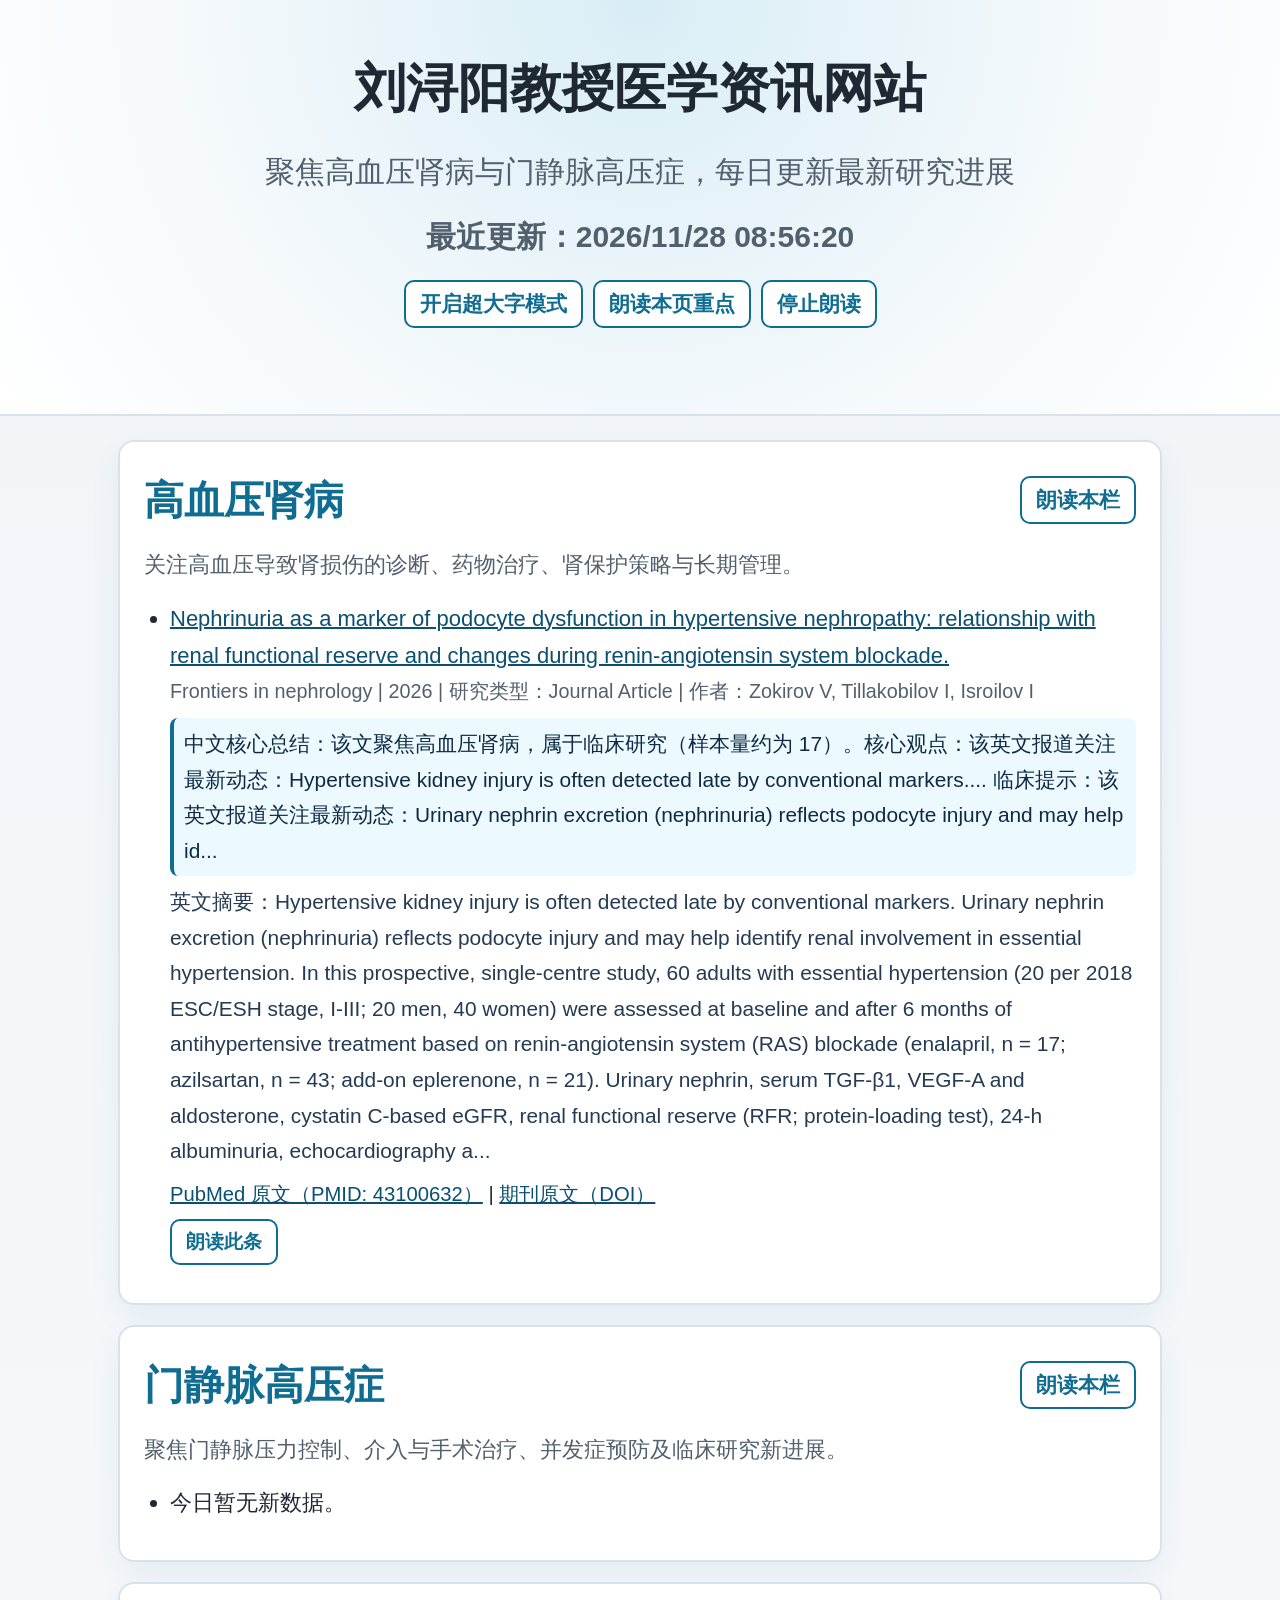
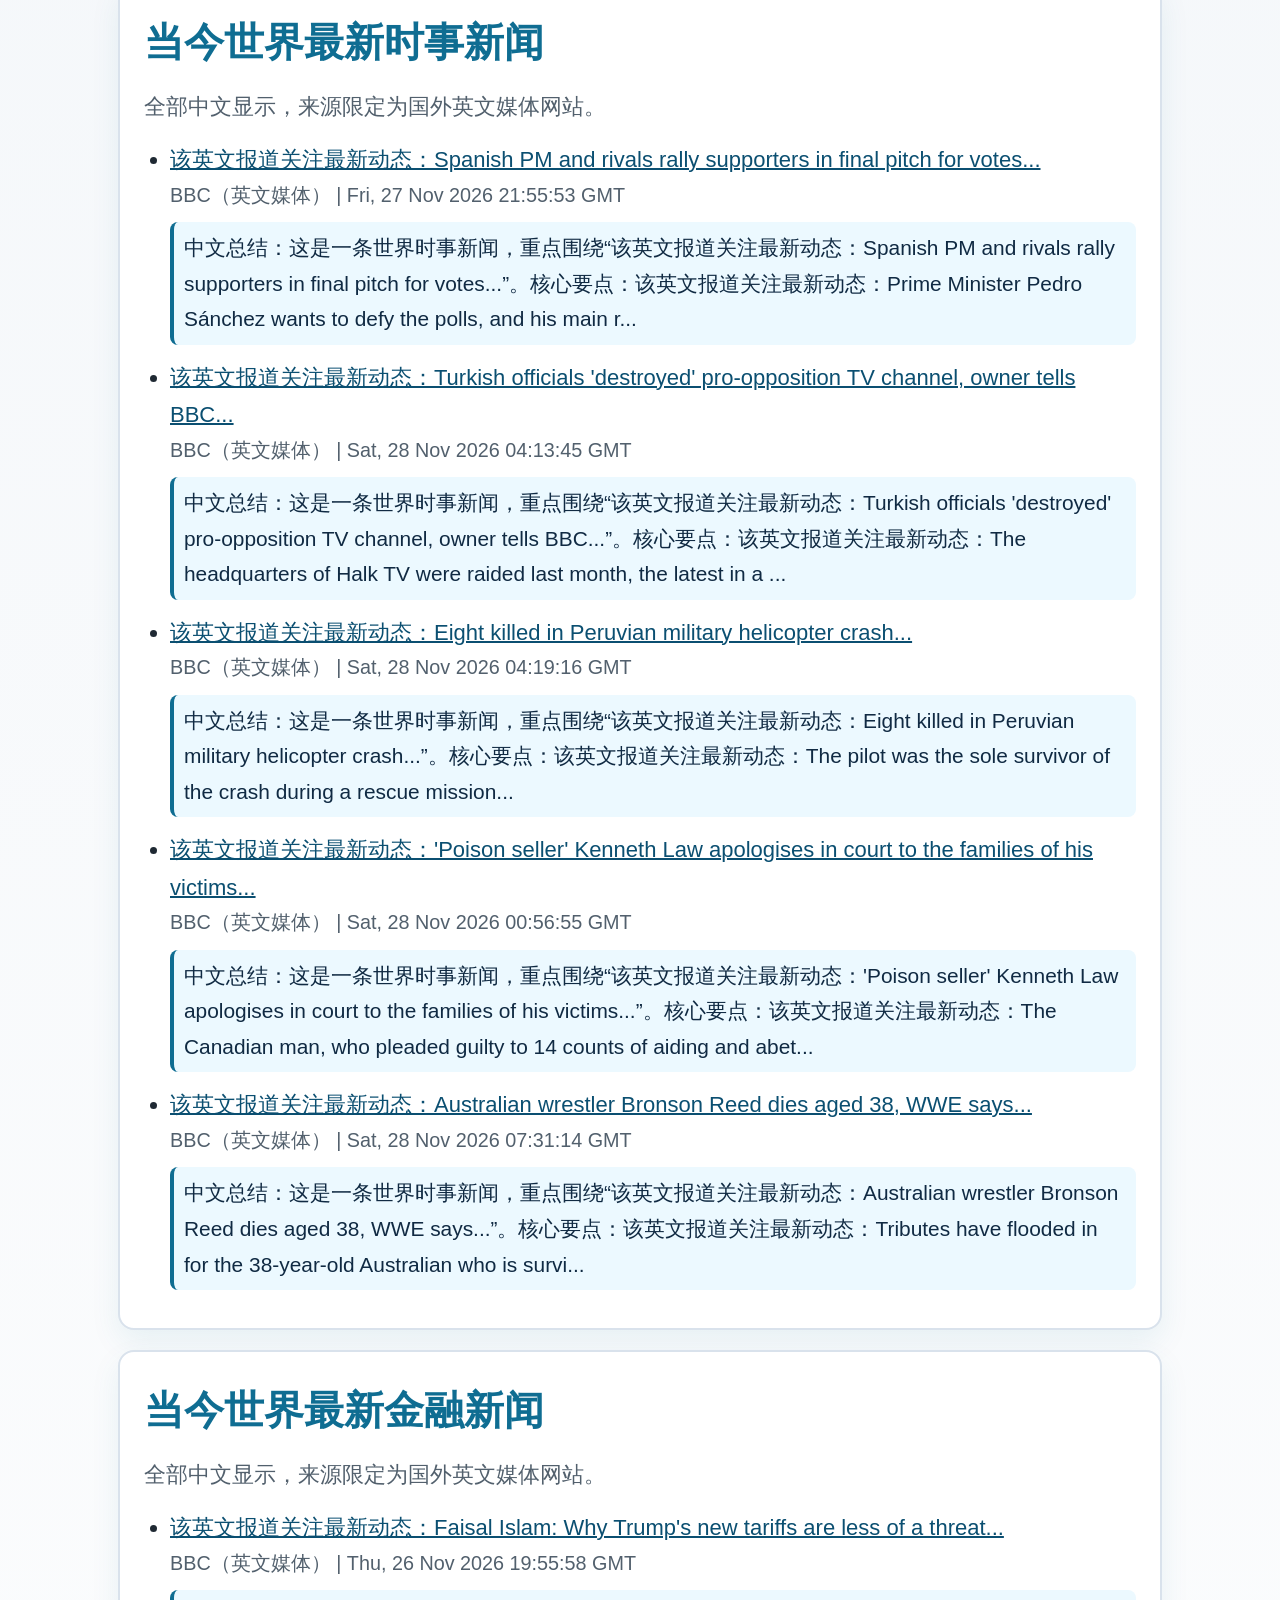
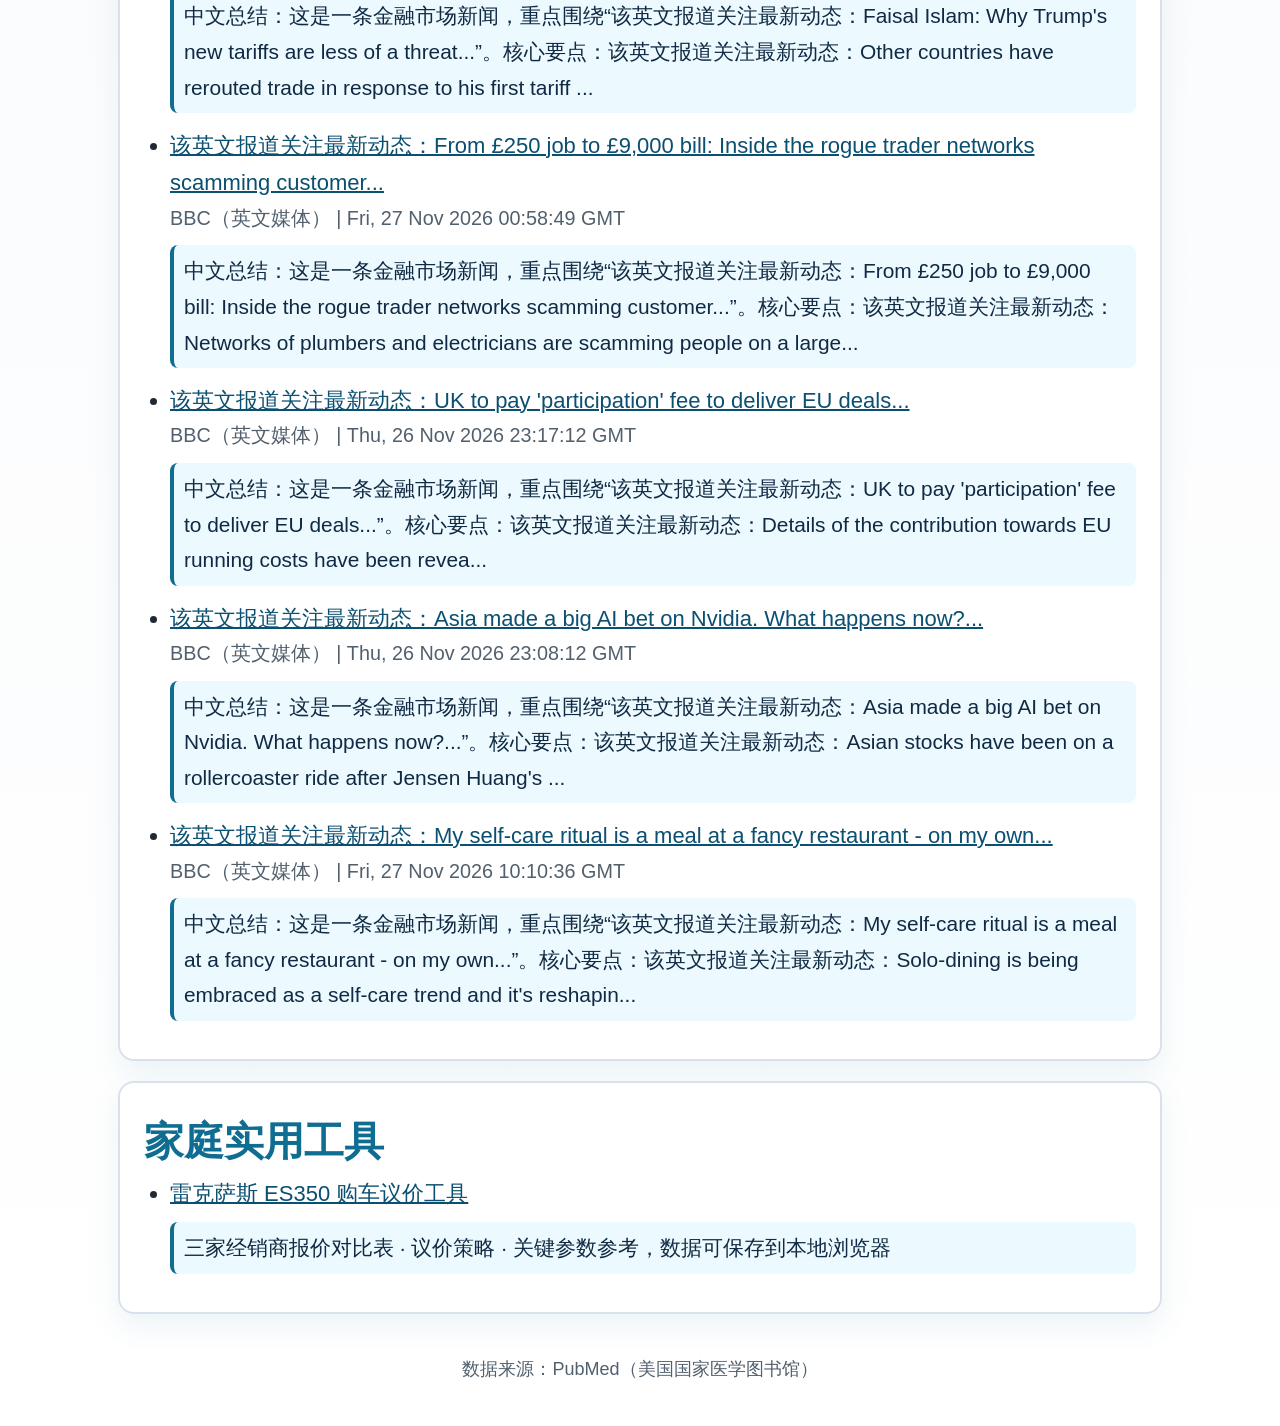
<file: index.html>
<!doctype html>
<html lang="zh-CN">
  <head>
    <meta charset="UTF-8" />
    <meta name="viewport" content="width=device-width, initial-scale=1.0" />
    <title>刘浔阳教授医学资讯网站</title>
    <link rel="stylesheet" href="./styles.css" />
  </head>
  <body>
    <header class="hero">
      <h1>刘浔阳教授医学资讯网站</h1>
      <p>聚焦高血压肾病与门静脉高压症，每日更新最新研究进展</p>
      <p id="updatedAt" class="updated">正在加载最新更新时间...</p>
      <div class="toolbar">
        <button id="fontToggleBtn" class="control-btn" type="button">开启超大字模式</button>
        <button id="readPageBtn" class="control-btn" type="button">朗读本页重点</button>
        <button id="stopReadBtn" class="control-btn" type="button">停止朗读</button>
      </div>
      <p id="voiceStatus" class="voice-status" aria-live="polite"></p>
    </header>

    <main class="container">
      <section class="card" aria-labelledby="topic-htn-kidney">
        <div class="card-head">
          <h2 id="topic-htn-kidney">高血压肾病</h2>
          <button class="control-btn read-topic-btn" type="button" data-topic="htn_kidney">朗读本栏</button>
        </div>
        <p class="topic-desc">
          关注高血压导致肾损伤的诊断、药物治疗、肾保护策略与长期管理。
        </p>
        <ul id="list-htn-kidney" class="paper-list" aria-live="polite"></ul>
      </section>

      <section class="card" aria-labelledby="topic-portal-hypertension">
        <div class="card-head">
          <h2 id="topic-portal-hypertension">门静脉高压症</h2>
          <button class="control-btn read-topic-btn" type="button" data-topic="portal_hypertension">朗读本栏</button>
        </div>
        <p class="topic-desc">
          聚焦门静脉压力控制、介入与手术治疗、并发症预防及临床研究新进展。
        </p>
        <ul id="list-portal-hypertension" class="paper-list" aria-live="polite"></ul>
      </section>

      <section class="card" aria-labelledby="topic-world-news">
        <h2 id="topic-world-news">当今世界最新时事新闻</h2>
        <p class="topic-desc">全部中文显示，来源限定为国外英文媒体网站。</p>
        <ul id="list-world-news" class="paper-list" aria-live="polite"></ul>
      </section>

      <section class="card" aria-labelledby="topic-finance-news">
        <h2 id="topic-finance-news">当今世界最新金融新闻</h2>
        <p class="topic-desc">全部中文显示，来源限定为国外英文媒体网站。</p>
        <ul id="list-finance-news" class="paper-list" aria-live="polite"></ul>
      </section>

      <section class="card" aria-labelledby="topic-tools">
        <h2 id="topic-tools">家庭实用工具</h2>
        <ul class="paper-list">
          <li>
            <a href="./lexus-es350.html">雷克萨斯 ES350 购车议价工具</a>
            <p class="paper-zh-summary">三家经销商报价对比表 · 议价策略 · 关键参数参考，数据可保存到本地浏览器</p>
          </li>
        </ul>
      </section>
    </main>

    <footer class="footer">
      <p>数据来源：PubMed（美国国家医学图书馆）</p>
    </footer>

    <script type="module" src="./app.js"></script>
  </body>
</html>
</file>
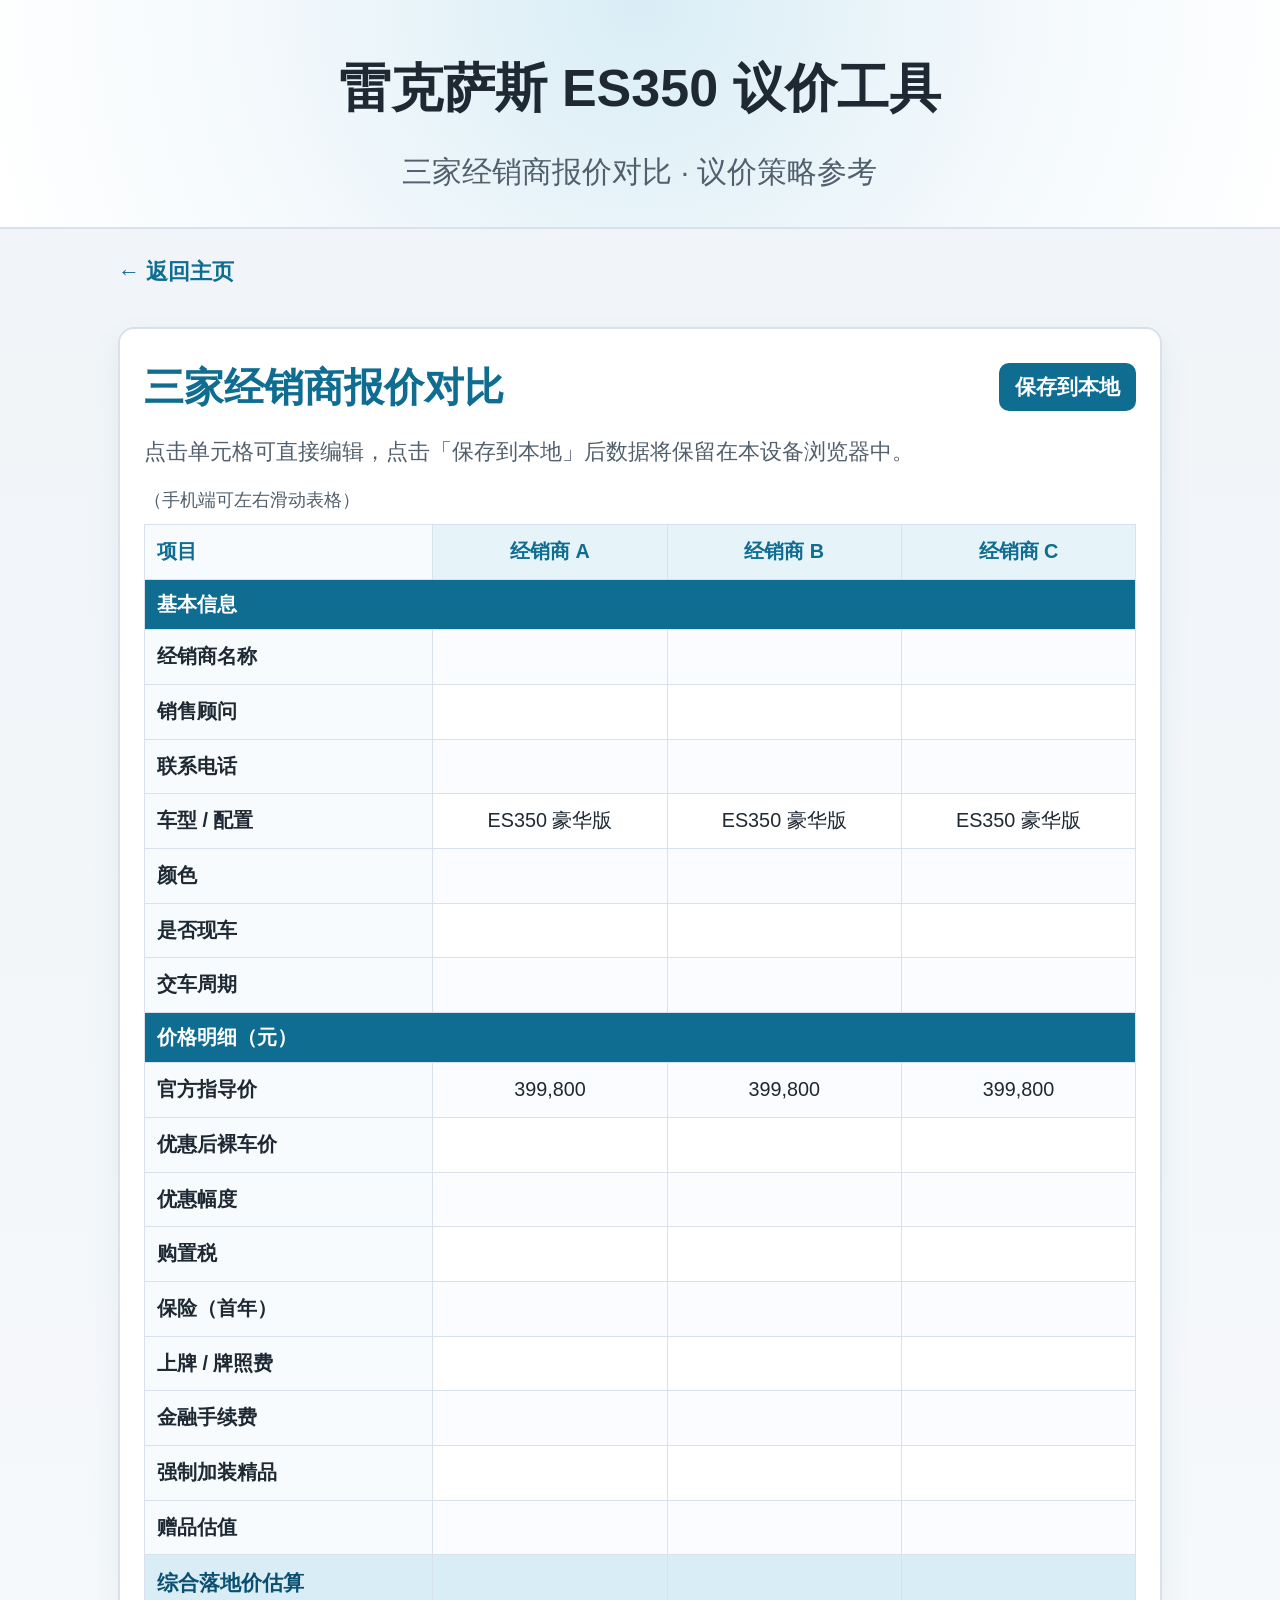
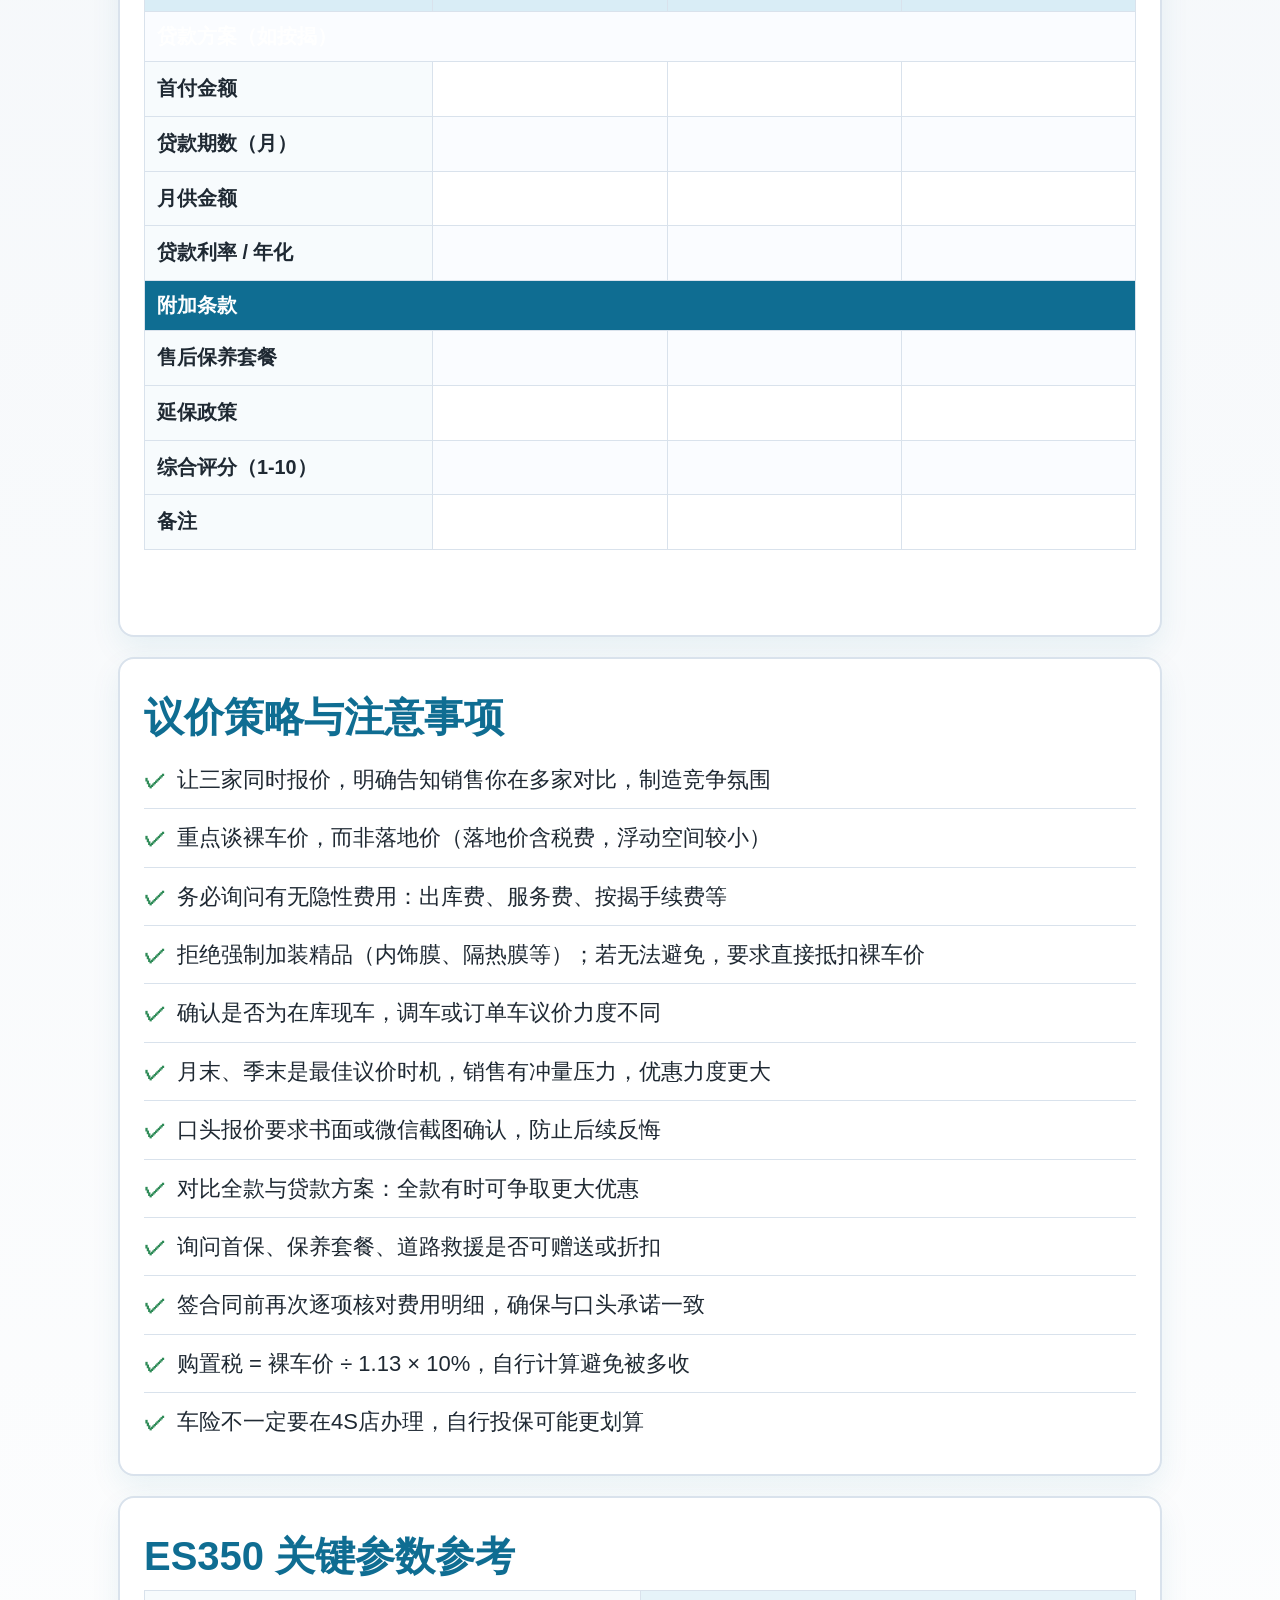
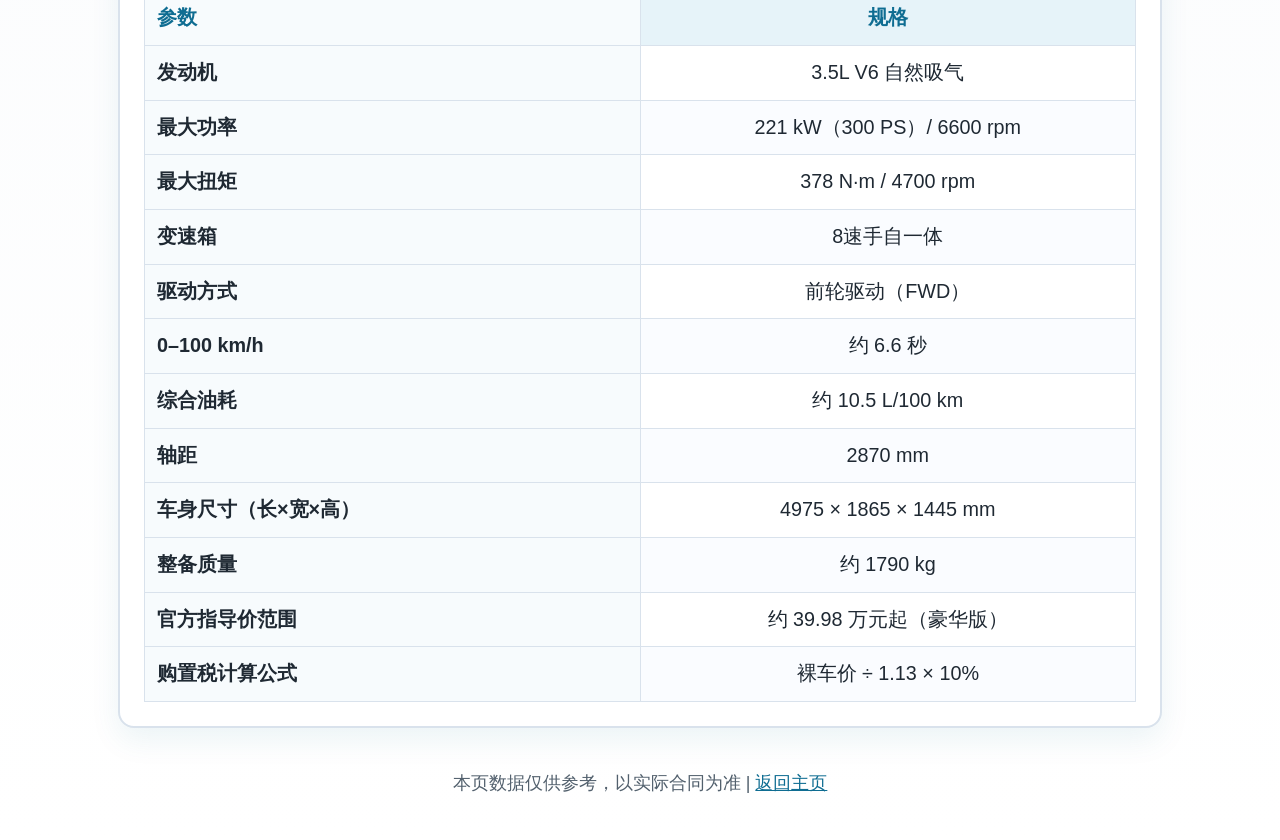
<file: lexus-es350.html>
<!doctype html>
<html lang="zh-CN">
  <head>
    <meta charset="UTF-8" />
    <meta name="viewport" content="width=device-width, initial-scale=1.0" />
    <title>雷克萨斯 ES350 议价工具</title>
    <link rel="stylesheet" href="./styles.css" />
    <style>
      .pricing-table {
        width: 100%;
        border-collapse: collapse;
        font-size: 0.9em;
      }
      .pricing-table th,
      .pricing-table td {
        border: 1.5px solid var(--border);
        padding: 10px 12px;
        text-align: center;
        vertical-align: middle;
      }
      .pricing-table th {
        background: #e6f3f9;
        color: var(--accent);
        font-weight: 700;
      }
      .pricing-table .label-col {
        text-align: left;
        font-weight: 600;
        background: #f7fbfd;
        white-space: nowrap;
      }
      .pricing-table tr:nth-child(even) td:not(.label-col) {
        background: #fafcff;
      }
      .pricing-table .section-header td {
        background: #0f6d92;
        color: #fff;
        font-weight: 700;
        text-align: left;
        padding: 8px 12px;
      }
      .pricing-table .total-row td {
        font-weight: 700;
        background: #d9edf6;
        color: #0b4f71;
        font-size: 1.05em;
      }
      .pricing-table [contenteditable="true"] {
        outline: none;
        min-width: 100px;
        cursor: text;
      }
      .pricing-table [contenteditable="true"]:focus {
        background: #fffde7;
        outline: 2px solid var(--accent);
        border-radius: 4px;
      }
      .tip-list {
        list-style: none;
        padding: 0;
        margin: 0;
      }
      .tip-list li {
        padding: 10px 0 10px 1.5em;
        border-bottom: 1px solid var(--border);
        position: relative;
      }
      .tip-list li::before {
        content: "✓";
        position: absolute;
        left: 0;
        color: #2e8b57;
        font-weight: 700;
      }
      .tip-list li:last-child {
        border-bottom: none;
      }
      .back-link {
        display: inline-block;
        color: var(--accent);
        text-decoration: none;
        font-weight: 700;
        margin-bottom: 1rem;
      }
      .back-link:hover {
        text-decoration: underline;
      }
      .scroll-hint {
        font-size: 0.8em;
        color: var(--muted);
        margin: 0 0 0.5rem;
      }
      .save-btn {
        background: var(--accent);
        color: #fff;
        border-color: var(--accent);
      }
      .save-btn:hover {
        background: #0b4f71;
        border-color: #0b4f71;
        color: #fff;
      }
    </style>
  </head>
  <body>
    <header class="hero">
      <h1>雷克萨斯 ES350 议价工具</h1>
      <p>三家经销商报价对比 · 议价策略参考</p>
    </header>

    <main class="container">
      <a href="./index.html" class="back-link">← 返回主页</a>

      <!-- 报价对比表 -->
      <section class="card">
        <div class="card-head">
          <h2>三家经销商报价对比</h2>
          <button id="saveBtn" class="control-btn save-btn" type="button">保存到本地</button>
        </div>
        <p class="topic-desc">点击单元格可直接编辑，点击「保存到本地」后数据将保留在本设备浏览器中。</p>
        <p class="scroll-hint">（手机端可左右滑动表格）</p>

        <div style="overflow-x: auto;">
          <table class="pricing-table" id="pricingTable">
            <thead>
              <tr>
                <th class="label-col">项目</th>
                <th>经销商 A</th>
                <th>经销商 B</th>
                <th>经销商 C</th>
              </tr>
            </thead>
            <tbody>
              <tr class="section-header"><td colspan="4">基本信息</td></tr>
              <tr>
                <td class="label-col">经销商名称</td>
                <td contenteditable="true" data-key="a-name"></td>
                <td contenteditable="true" data-key="b-name"></td>
                <td contenteditable="true" data-key="c-name"></td>
              </tr>
              <tr>
                <td class="label-col">销售顾问</td>
                <td contenteditable="true" data-key="a-contact"></td>
                <td contenteditable="true" data-key="b-contact"></td>
                <td contenteditable="true" data-key="c-contact"></td>
              </tr>
              <tr>
                <td class="label-col">联系电话</td>
                <td contenteditable="true" data-key="a-phone"></td>
                <td contenteditable="true" data-key="b-phone"></td>
                <td contenteditable="true" data-key="c-phone"></td>
              </tr>
              <tr>
                <td class="label-col">车型 / 配置</td>
                <td contenteditable="true" data-key="a-model">ES350 豪华版</td>
                <td contenteditable="true" data-key="b-model">ES350 豪华版</td>
                <td contenteditable="true" data-key="c-model">ES350 豪华版</td>
              </tr>
              <tr>
                <td class="label-col">颜色</td>
                <td contenteditable="true" data-key="a-color"></td>
                <td contenteditable="true" data-key="b-color"></td>
                <td contenteditable="true" data-key="c-color"></td>
              </tr>
              <tr>
                <td class="label-col">是否现车</td>
                <td contenteditable="true" data-key="a-stock"></td>
                <td contenteditable="true" data-key="b-stock"></td>
                <td contenteditable="true" data-key="c-stock"></td>
              </tr>
              <tr>
                <td class="label-col">交车周期</td>
                <td contenteditable="true" data-key="a-delivery"></td>
                <td contenteditable="true" data-key="b-delivery"></td>
                <td contenteditable="true" data-key="c-delivery"></td>
              </tr>

              <tr class="section-header"><td colspan="4">价格明细（元）</td></tr>
              <tr>
                <td class="label-col">官方指导价</td>
                <td contenteditable="true" data-key="a-msrp">399,800</td>
                <td contenteditable="true" data-key="b-msrp">399,800</td>
                <td contenteditable="true" data-key="c-msrp">399,800</td>
              </tr>
              <tr>
                <td class="label-col">优惠后裸车价</td>
                <td contenteditable="true" data-key="a-price"></td>
                <td contenteditable="true" data-key="b-price"></td>
                <td contenteditable="true" data-key="c-price"></td>
              </tr>
              <tr>
                <td class="label-col">优惠幅度</td>
                <td contenteditable="true" data-key="a-discount"></td>
                <td contenteditable="true" data-key="b-discount"></td>
                <td contenteditable="true" data-key="c-discount"></td>
              </tr>
              <tr>
                <td class="label-col">购置税</td>
                <td contenteditable="true" data-key="a-tax"></td>
                <td contenteditable="true" data-key="b-tax"></td>
                <td contenteditable="true" data-key="c-tax"></td>
              </tr>
              <tr>
                <td class="label-col">保险（首年）</td>
                <td contenteditable="true" data-key="a-insurance"></td>
                <td contenteditable="true" data-key="b-insurance"></td>
                <td contenteditable="true" data-key="c-insurance"></td>
              </tr>
              <tr>
                <td class="label-col">上牌 / 牌照费</td>
                <td contenteditable="true" data-key="a-plate"></td>
                <td contenteditable="true" data-key="b-plate"></td>
                <td contenteditable="true" data-key="c-plate"></td>
              </tr>
              <tr>
                <td class="label-col">金融手续费</td>
                <td contenteditable="true" data-key="a-finance"></td>
                <td contenteditable="true" data-key="b-finance"></td>
                <td contenteditable="true" data-key="c-finance"></td>
              </tr>
              <tr>
                <td class="label-col">强制加装精品</td>
                <td contenteditable="true" data-key="a-extras"></td>
                <td contenteditable="true" data-key="b-extras"></td>
                <td contenteditable="true" data-key="c-extras"></td>
              </tr>
              <tr>
                <td class="label-col">赠品估值</td>
                <td contenteditable="true" data-key="a-gifts"></td>
                <td contenteditable="true" data-key="b-gifts"></td>
                <td contenteditable="true" data-key="c-gifts"></td>
              </tr>
              <tr class="total-row">
                <td class="label-col">综合落地价估算</td>
                <td contenteditable="true" data-key="a-total"></td>
                <td contenteditable="true" data-key="b-total"></td>
                <td contenteditable="true" data-key="c-total"></td>
              </tr>

              <tr class="section-header"><td colspan="4">贷款方案（如按揭）</td></tr>
              <tr>
                <td class="label-col">首付金额</td>
                <td contenteditable="true" data-key="a-downpay"></td>
                <td contenteditable="true" data-key="b-downpay"></td>
                <td contenteditable="true" data-key="c-downpay"></td>
              </tr>
              <tr>
                <td class="label-col">贷款期数（月）</td>
                <td contenteditable="true" data-key="a-term"></td>
                <td contenteditable="true" data-key="b-term"></td>
                <td contenteditable="true" data-key="c-term"></td>
              </tr>
              <tr>
                <td class="label-col">月供金额</td>
                <td contenteditable="true" data-key="a-monthly"></td>
                <td contenteditable="true" data-key="b-monthly"></td>
                <td contenteditable="true" data-key="c-monthly"></td>
              </tr>
              <tr>
                <td class="label-col">贷款利率 / 年化</td>
                <td contenteditable="true" data-key="a-rate"></td>
                <td contenteditable="true" data-key="b-rate"></td>
                <td contenteditable="true" data-key="c-rate"></td>
              </tr>

              <tr class="section-header"><td colspan="4">附加条款</td></tr>
              <tr>
                <td class="label-col">售后保养套餐</td>
                <td contenteditable="true" data-key="a-service"></td>
                <td contenteditable="true" data-key="b-service"></td>
                <td contenteditable="true" data-key="c-service"></td>
              </tr>
              <tr>
                <td class="label-col">延保政策</td>
                <td contenteditable="true" data-key="a-warranty"></td>
                <td contenteditable="true" data-key="b-warranty"></td>
                <td contenteditable="true" data-key="c-warranty"></td>
              </tr>
              <tr>
                <td class="label-col">综合评分（1-10）</td>
                <td contenteditable="true" data-key="a-score"></td>
                <td contenteditable="true" data-key="b-score"></td>
                <td contenteditable="true" data-key="c-score"></td>
              </tr>
              <tr>
                <td class="label-col">备注</td>
                <td contenteditable="true" data-key="a-note"></td>
                <td contenteditable="true" data-key="b-note"></td>
                <td contenteditable="true" data-key="c-note"></td>
              </tr>
            </tbody>
          </table>
        </div>
        <p id="saveStatus" style="margin-top: 8px; color: var(--accent); font-weight: 700; min-height: 1.4em;"></p>
      </section>

      <!-- 议价策略 -->
      <section class="card">
        <div class="card-head">
          <h2>议价策略与注意事项</h2>
        </div>
        <ul class="tip-list">
          <li>让三家同时报价，明确告知销售你在多家对比，制造竞争氛围</li>
          <li>重点谈裸车价，而非落地价（落地价含税费，浮动空间较小）</li>
          <li>务必询问有无隐性费用：出库费、服务费、按揭手续费等</li>
          <li>拒绝强制加装精品（内饰膜、隔热膜等）；若无法避免，要求直接抵扣裸车价</li>
          <li>确认是否为在库现车，调车或订单车议价力度不同</li>
          <li>月末、季末是最佳议价时机，销售有冲量压力，优惠力度更大</li>
          <li>口头报价要求书面或微信截图确认，防止后续反悔</li>
          <li>对比全款与贷款方案：全款有时可争取更大优惠</li>
          <li>询问首保、保养套餐、道路救援是否可赠送或折扣</li>
          <li>签合同前再次逐项核对费用明细，确保与口头承诺一致</li>
          <li>购置税 = 裸车价 ÷ 1.13 × 10%，自行计算避免被多收</li>
          <li>车险不一定要在4S店办理，自行投保可能更划算</li>
        </ul>
      </section>

      <!-- ES350 关键参数 -->
      <section class="card">
        <div class="card-head">
          <h2>ES350 关键参数参考</h2>
        </div>
        <div style="overflow-x: auto;">
          <table class="pricing-table">
            <thead>
              <tr>
                <th class="label-col" style="width: 50%">参数</th>
                <th>规格</th>
              </tr>
            </thead>
            <tbody>
              <tr><td class="label-col">发动机</td><td>3.5L V6 自然吸气</td></tr>
              <tr><td class="label-col">最大功率</td><td>221 kW（300 PS）/ 6600 rpm</td></tr>
              <tr><td class="label-col">最大扭矩</td><td>378 N·m / 4700 rpm</td></tr>
              <tr><td class="label-col">变速箱</td><td>8速手自一体</td></tr>
              <tr><td class="label-col">驱动方式</td><td>前轮驱动（FWD）</td></tr>
              <tr><td class="label-col">0–100 km/h</td><td>约 6.6 秒</td></tr>
              <tr><td class="label-col">综合油耗</td><td>约 10.5 L/100 km</td></tr>
              <tr><td class="label-col">轴距</td><td>2870 mm</td></tr>
              <tr><td class="label-col">车身尺寸（长×宽×高）</td><td>4975 × 1865 × 1445 mm</td></tr>
              <tr><td class="label-col">整备质量</td><td>约 1790 kg</td></tr>
              <tr><td class="label-col">官方指导价范围</td><td>约 39.98 万元起（豪华版）</td></tr>
              <tr><td class="label-col">购置税计算公式</td><td>裸车价 ÷ 1.13 × 10%</td></tr>
            </tbody>
          </table>
        </div>
      </section>
    </main>

    <footer class="footer">
      <p>本页数据仅供参考，以实际合同为准 | <a href="./index.html" style="color: var(--accent);">返回主页</a></p>
    </footer>

    <script>
      const STORAGE_KEY = "lexus_es350_pricing";

      function loadData() {
        try {
          const saved = localStorage.getItem(STORAGE_KEY);
          if (!saved) return;
          const data = JSON.parse(saved);
          document.querySelectorAll("[data-key]").forEach((el) => {
            const key = el.dataset.key;
            if (data[key] !== undefined && data[key] !== "") el.textContent = data[key];
          });
        } catch (e) {}
      }

      function saveData() {
        const data = {};
        document.querySelectorAll("[data-key]").forEach((el) => {
          data[el.dataset.key] = el.textContent.trim();
        });
        localStorage.setItem(STORAGE_KEY, JSON.stringify(data));
        const status = document.getElementById("saveStatus");
        status.textContent = "已保存 (" + new Date().toLocaleTimeString("zh-CN") + ")";
        setTimeout(() => { status.textContent = ""; }, 3000);
      }

      document.getElementById("saveBtn").addEventListener("click", saveData);
      loadData();
    </script>
  </body>
</html>
</file>
<file: styles.css>
:root {
  --bg: #f2f5f7;
  --card: #ffffff;
  --text: #1f2933;
  --muted: #52606d;
  --accent: #0f6d92;
  --border: #d9e2ec;
}

* {
  box-sizing: border-box;
}

body {
  margin: 0;
  font-family: "PingFang SC", "Hiragino Sans GB", "Microsoft YaHei", sans-serif;
  background: linear-gradient(180deg, #f0f4f8 0%, #ffffff 100%);
  color: var(--text);
  font-size: 22px;
  line-height: 1.7;
}

body.extra-large {
  font-size: 28px;
}

.hero {
  padding: 44px 20px 30px;
  text-align: center;
  border-bottom: 2px solid var(--border);
  background: radial-gradient(circle at top, #d9edf6 0%, #f4f9fc 58%, #ffffff 100%);
}

h1 {
  margin: 0;
  font-size: clamp(36px, 5vw, 52px);
}

.hero p {
  margin: 14px 0 0;
  font-size: clamp(22px, 3vw, 30px);
  color: var(--muted);
}

.updated {
  color: var(--accent);
  font-weight: 700;
}

.toolbar {
  margin-top: 18px;
  display: flex;
  flex-wrap: wrap;
  justify-content: center;
  gap: 10px;
}

.control-btn {
  border: 2px solid #0f6d92;
  background: #ffffff;
  color: #0f6d92;
  border-radius: 10px;
  padding: 8px 14px;
  font-size: 0.95em;
  font-weight: 700;
  cursor: pointer;
}

.control-btn:hover {
  background: #e6f3f9;
}

.voice-status {
  min-height: 1.4em;
  margin-top: 10px;
  color: #184e68;
  font-weight: 700;
}

.container {
  max-width: 1080px;
  margin: 24px auto 40px;
  padding: 0 18px;
  display: grid;
  grid-template-columns: 1fr;
  gap: 20px;
}

.card {
  background: var(--card);
  border: 2px solid var(--border);
  border-radius: 16px;
  padding: 24px;
  box-shadow: 0 12px 30px rgba(15, 109, 146, 0.08);
}

h2 {
  margin: 0;
  font-size: clamp(30px, 4vw, 40px);
  color: var(--accent);
}

.card-head {
  display: flex;
  justify-content: space-between;
  align-items: center;
  gap: 12px;
  flex-wrap: wrap;
}

.topic-desc {
  margin: 12px 0 16px;
  color: var(--muted);
}

.paper-list {
  margin: 0;
  padding-left: 26px;
}

.paper-list li {
  margin-bottom: 14px;
}

.paper-list a {
  color: #0b4f71;
  text-decoration-thickness: 2px;
}

.paper-meta {
  display: block;
  color: var(--muted);
  font-size: 0.9em;
}

.paper-abstract {
  margin: 8px 0;
  color: #243b53;
  font-size: 0.95em;
}

.paper-zh-summary {
  margin: 10px 0 8px;
  color: #102a43;
  background: #ecf9ff;
  border-left: 4px solid #0f6d92;
  padding: 8px 10px;
  border-radius: 8px;
  font-size: 0.95em;
}

.paper-source {
  margin: 8px 0;
  font-size: 0.92em;
}

.paper-source a {
  color: #0b4f71;
  text-decoration-thickness: 2px;
}

.paper-controls {
  margin-top: 8px;
}

.paper-read-btn {
  font-size: 0.85em;
}

.footer {
  text-align: center;
  color: var(--muted);
  font-size: 18px;
  padding: 0 12px 24px;
}

@media (max-width: 768px) {
  body {
    font-size: 20px;
  }

  body.extra-large {
    font-size: 24px;
  }

  .hero {
    padding: 32px 14px 24px;
  }

  .card {
    padding: 18px;
  }
}
</file>
